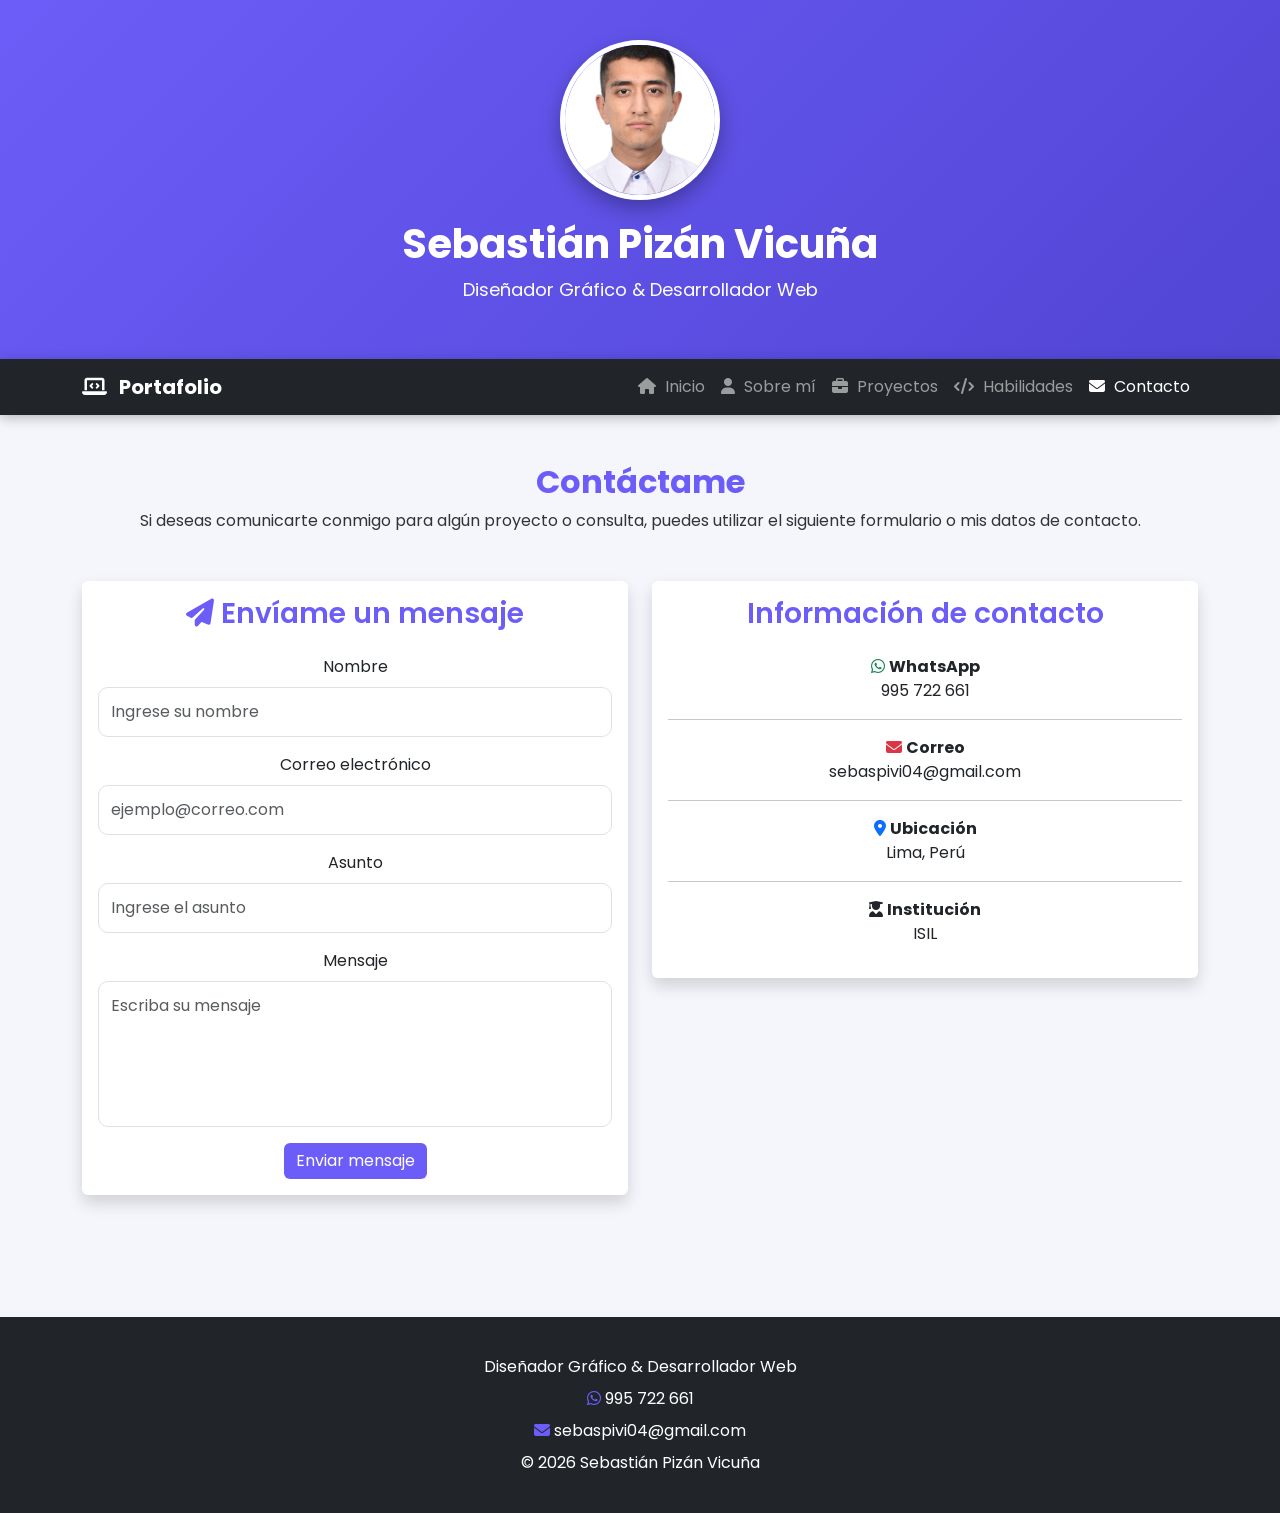
<file: contacto.html>
<!doctype html>
<html lang="es">
  <head>
    <meta charset="UTF-8" />
    <meta name="viewport" content="width=device-width, initial-scale=1.0" />

    <title>Contacto | Sebastián Pizán Vicuña</title>

    <!-- Bootstrap -->
    <link
      href="https://cdn.jsdelivr.net/npm/bootstrap@5.3.7/dist/css/bootstrap.min.css"
      rel="stylesheet"
    />

    <!-- Font Awesome -->
    <link
      rel="stylesheet"
      href="https://cdnjs.cloudflare.com/ajax/libs/font-awesome/6.7.2/css/all.min.css"
    />

    <!-- Google Fonts -->
    <link
      href="https://fonts.googleapis.com/css2?family=Poppins:wght@300;400;600;700&display=swap"
      rel="stylesheet"
    />

    <!-- AOS -->
    <link href="https://unpkg.com/aos@2.3.4/dist/aos.css" rel="stylesheet" />

    <!-- CSS -->
    <link rel="stylesheet" href="css/styles.css" />
  </head>

  <body>
    <header>
      <img src="img/cv.jpg" alt="Foto de Sebastián" class="foto-perfil" />

      <h1 id="titulo-principal">Sebastián Pizán Vicuña</h1>

      <p>Diseñador Gráfico & Desarrollador Web</p>
    </header>

    <nav class="navbar navbar-expand-lg navbar-dark bg-dark sticky-top">
      <div class="container">
        <a class="navbar-brand" href="index.html">
          <i class="fa-solid fa-laptop-code"></i> Portafolio
        </a>

        <button
          class="navbar-toggler"
          type="button"
          data-bs-toggle="collapse"
          data-bs-target="#menu"
        >
          <span class="navbar-toggler-icon"></span>
        </button>

        <div class="collapse navbar-collapse" id="menu">
          <ul class="navbar-nav ms-auto">
            <li class="nav-item">
              <a class="nav-link" href="index.html">
                <i class="fa-solid fa-house"></i> Inicio
              </a>
            </li>

            <li class="nav-item">
              <a class="nav-link" href="sobre_mi.html">
                <i class="fa-solid fa-user"></i> Sobre mí
              </a>
            </li>

            <li class="nav-item">
              <a class="nav-link" href="proyectos.html">
                <i class="fa-solid fa-briefcase"></i> Proyectos
              </a>
            </li>

            <li class="nav-item">
              <a class="nav-link" href="habilidades.html">
                <i class="fa-solid fa-code"></i> Habilidades
              </a>
            </li>

            <li class="nav-item">
              <a class="nav-link active" href="contacto.html">
                <i class="fa-solid fa-envelope"></i> Contacto
              </a>
            </li>
          </ul>
        </div>
      </div>
    </nav>

    <main>
      <section class="container py-5">
        <div class="text-center mb-5" data-aos="fade-down">
          <h2>Contáctame</h2>

          <p>
            Si deseas comunicarte conmigo para algún proyecto o consulta, puedes
            utilizar el siguiente formulario o mis datos de contacto.
          </p>
        </div>

        <div class="row">
          <div class="col-lg-6 mb-4" data-aos="fade-right">
            <div class="card shadow">
              <div class="card-body">
                <h3 class="mb-4">
                  <i class="fa-solid fa-paper-plane"></i>

                  Envíame un mensaje
                </h3>

                <form>
                  <div class="mb-3">
                    <label class="form-label"> Nombre </label>

                    <input
                      type="text"
                      class="form-control"
                      placeholder="Ingrese su nombre"
                    />
                  </div>

                  <div class="mb-3">
                    <label class="form-label"> Correo electrónico </label>

                    <input
                      type="email"
                      class="form-control"
                      placeholder="ejemplo@correo.com"
                    />
                  </div>

                  <div class="mb-3">
                    <label class="form-label"> Asunto </label>

                    <input
                      type="text"
                      class="form-control"
                      placeholder="Ingrese el asunto"
                    />
                  </div>

                  <div class="mb-3">
                    <label class="form-label"> Mensaje </label>

                    <textarea
                      class="form-control"
                      rows="5"
                      placeholder="Escriba su mensaje"
                    ></textarea>
                  </div>

                  <button type="submit" class="btn btn-primary">
                    Enviar mensaje
                  </button>
                </form>
              </div>
            </div>
          </div>

          <div class="col-lg-6" data-aos="fade-left">
            <div class="card shadow">
              <div class="card-body">
                <h3 class="mb-4">Información de contacto</h3>

                <p>
                  <i class="fa-brands fa-whatsapp text-success"></i>

                  <strong> WhatsApp</strong>

                  <br />

                  995 722 661
                </p>

                <hr />

                <p>
                  <i class="fa-solid fa-envelope text-danger"></i>

                  <strong> Correo</strong>

                  <br />

                  sebaspivi04@gmail.com
                </p>

                <hr />

                <p>
                  <i class="fa-solid fa-location-dot text-primary"></i>

                  <strong> Ubicación</strong>

                  <br />

                  Lima, Perú
                </p>

                <hr />

                <p>
                  <i class="fa-solid fa-user-graduate"></i>

                  <strong> Institución</strong>

                  <br />

                  ISIL
                </p>
              </div>
            </div>
          </div>
        </div>
      </section>
    </main>

    <footer>
      <p>Diseñador Gráfico & Desarrollador Web</p>

      <p>
        <i class="fa-brands fa-whatsapp"></i>

        995 722 661
      </p>

      <p>
        <i class="fa-solid fa-envelope"></i>

        sebaspivi04@gmail.com
      </p>

      <p>© 2026 Sebastián Pizán Vicuña</p>
    </footer>

    <script src="https://cdn.jsdelivr.net/npm/bootstrap@5.3.7/dist/js/bootstrap.bundle.min.js"></script>

    <script src="https://unpkg.com/aos@2.3.4/dist/aos.js"></script>

    <script>
      AOS.init({
        duration: 1000,
        once: true,
      });
    </script>
  </body>
</html>
</file>
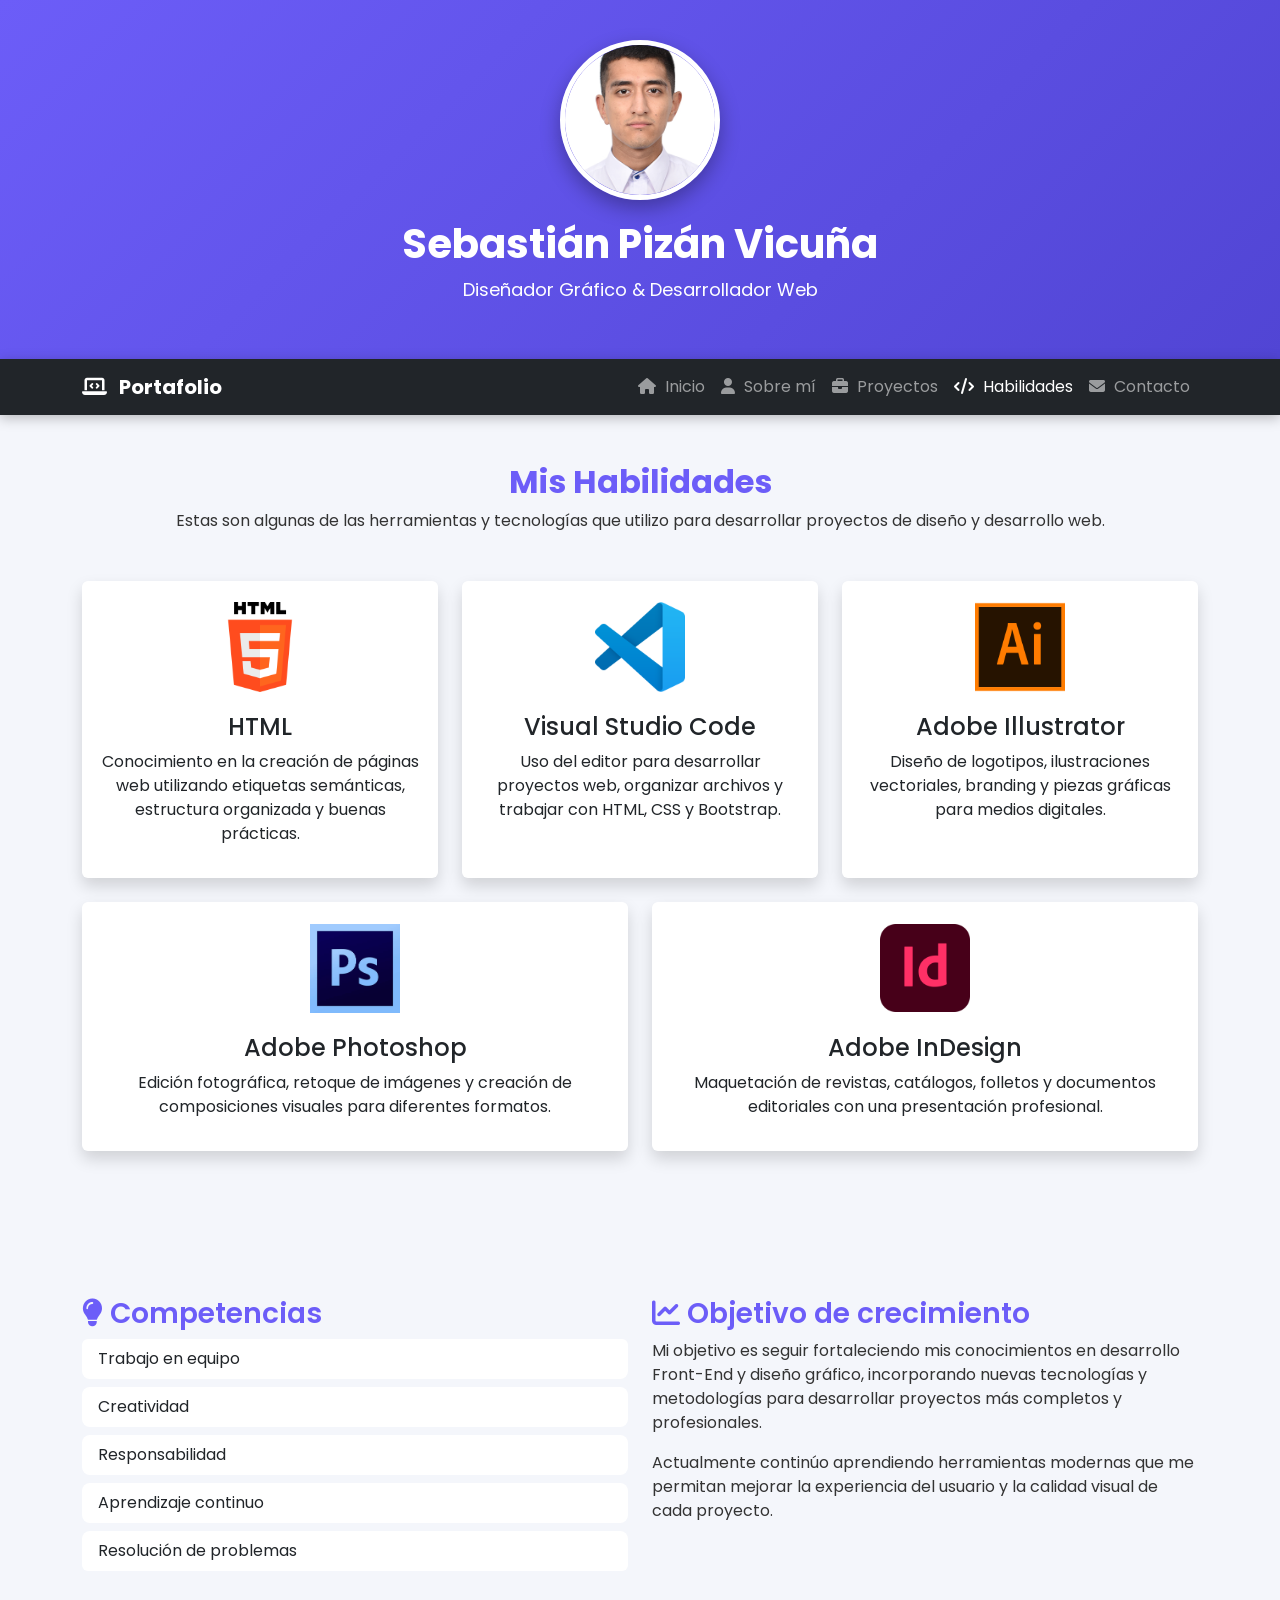
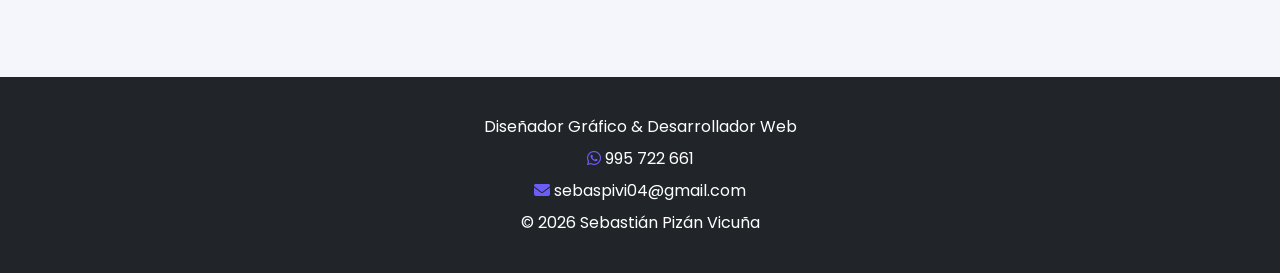
<file: habilidades.html>
<!doctype html>
<html lang="es">
  <head>
    <meta charset="UTF-8" />
    <meta name="viewport" content="width=device-width, initial-scale=1.0" />

    <title>Habilidades | Sebastián Pizán Vicuña</title>

    <!-- Bootstrap -->
    <link
      href="https://cdn.jsdelivr.net/npm/bootstrap@5.3.7/dist/css/bootstrap.min.css"
      rel="stylesheet"
    />

    <!-- Font Awesome -->
    <link
      rel="stylesheet"
      href="https://cdnjs.cloudflare.com/ajax/libs/font-awesome/6.7.2/css/all.min.css"
    />

    <!-- Google Fonts -->
    <link
      href="https://fonts.googleapis.com/css2?family=Poppins:wght@300;400;600;700&display=swap"
      rel="stylesheet"
    />

    <!-- AOS -->
    <link href="https://unpkg.com/aos@2.3.4/dist/aos.css" rel="stylesheet" />

    <!-- CSS -->
    <link rel="stylesheet" href="css/styles.css" />
  </head>

  <body>
    <header>
      <img src="img/cv.jpg" alt="Foto de Sebastián" class="foto-perfil" />

      <h1 id="titulo-principal">Sebastián Pizán Vicuña</h1>

      <p>Diseñador Gráfico & Desarrollador Web</p>
    </header>

    <nav class="navbar navbar-expand-lg navbar-dark bg-dark sticky-top">
      <div class="container">
        <a class="navbar-brand" href="index.html">
          <i class="fa-solid fa-laptop-code"></i> Portafolio
        </a>

        <button
          class="navbar-toggler"
          type="button"
          data-bs-toggle="collapse"
          data-bs-target="#menu"
        >
          <span class="navbar-toggler-icon"></span>
        </button>

        <div class="collapse navbar-collapse" id="menu">
          <ul class="navbar-nav ms-auto">
            <li class="nav-item">
              <a class="nav-link" href="index.html">
                <i class="fa-solid fa-house"></i> Inicio
              </a>
            </li>

            <li class="nav-item">
              <a class="nav-link" href="sobre_mi.html">
                <i class="fa-solid fa-user"></i> Sobre mí
              </a>
            </li>

            <li class="nav-item">
              <a class="nav-link" href="proyectos.html">
                <i class="fa-solid fa-briefcase"></i> Proyectos
              </a>
            </li>

            <li class="nav-item">
              <a class="nav-link active" href="habilidades.html">
                <i class="fa-solid fa-code"></i> Habilidades
              </a>
            </li>

            <li class="nav-item">
              <a class="nav-link" href="contacto.html">
                <i class="fa-solid fa-envelope"></i> Contacto
              </a>
            </li>
          </ul>
        </div>
      </div>
    </nav>

    <main>
      <section class="container py-5">
        <div class="text-center mb-5" data-aos="fade-down">
          <h2>Mis Habilidades</h2>

          <p>
            Estas son algunas de las herramientas y tecnologías que utilizo para
            desarrollar proyectos de diseño y desarrollo web.
          </p>
        </div>

        <div class="row g-4">
          <!-- HTML -->

          <div class="col-md-6 col-lg-4" data-aos="zoom-in">
            <div class="card h-100 shadow text-center">
              <div class="card-body">
                <img
                  src="img/HTML.png"
                  class="img-fluid mb-3"
                  style="width: 90px"
                />

                <h4>HTML</h4>

                <p>
                  Conocimiento en la creación de páginas web utilizando
                  etiquetas semánticas, estructura organizada y buenas
                  prácticas.
                </p>
              </div>
            </div>
          </div>

          <!-- VS -->

          <div
            class="col-md-6 col-lg-4"
            data-aos="zoom-in"
            data-aos-delay="100"
          >
            <div class="card h-100 shadow text-center">
              <div class="card-body">
                <img
                  src="img/v.png"
                  class="img-fluid mb-3"
                  style="width: 90px"
                />

                <h4>Visual Studio Code</h4>

                <p>
                  Uso del editor para desarrollar proyectos web, organizar
                  archivos y trabajar con HTML, CSS y Bootstrap.
                </p>
              </div>
            </div>
          </div>

          <!-- Illustrator -->

          <div
            class="col-md-6 col-lg-4"
            data-aos="zoom-in"
            data-aos-delay="200"
          >
            <div class="card h-100 shadow text-center">
              <div class="card-body">
                <img
                  src="img/ai.webp"
                  class="img-fluid mb-3"
                  style="width: 90px"
                />

                <h4>Adobe Illustrator</h4>

                <p>
                  Diseño de logotipos, ilustraciones vectoriales, branding y
                  piezas gráficas para medios digitales.
                </p>
              </div>
            </div>
          </div>

          <!-- Photoshop -->

          <div class="col-md-6 col-lg-6" data-aos="zoom-in">
            <div class="card h-100 shadow text-center">
              <div class="card-body">
                <img
                  src="img/ps.jfif"
                  class="img-fluid mb-3"
                  style="width: 90px"
                />

                <h4>Adobe Photoshop</h4>

                <p>
                  Edición fotográfica, retoque de imágenes y creación de
                  composiciones visuales para diferentes formatos.
                </p>
              </div>
            </div>
          </div>

          <!-- InDesign -->

          <div
            class="col-md-6 col-lg-6"
            data-aos="zoom-in"
            data-aos-delay="100"
          >
            <div class="card h-100 shadow text-center">
              <div class="card-body">
                <img
                  src="img/id.png"
                  class="img-fluid mb-3"
                  style="width: 90px"
                />

                <h4>Adobe InDesign</h4>

                <p>
                  Maquetación de revistas, catálogos, folletos y documentos
                  editoriales con una presentación profesional.
                </p>
              </div>
            </div>
          </div>
        </div>
      </section>

      <section class="container py-5">
        <div class="row">
          <div class="col-lg-6" data-aos="fade-right">
            <h3>
              <i class="fa-solid fa-lightbulb"></i>

              Competencias
            </h3>

            <ul class="list-group">
              <li class="list-group-item">Trabajo en equipo</li>

              <li class="list-group-item">Creatividad</li>

              <li class="list-group-item">Responsabilidad</li>

              <li class="list-group-item">Aprendizaje continuo</li>

              <li class="list-group-item">Resolución de problemas</li>
            </ul>
          </div>

          <div class="col-lg-6" data-aos="fade-left">
            <h3>
              <i class="fa-solid fa-chart-line"></i>

              Objetivo de crecimiento
            </h3>

            <p>
              Mi objetivo es seguir fortaleciendo mis conocimientos en
              desarrollo Front-End y diseño gráfico, incorporando nuevas
              tecnologías y metodologías para desarrollar proyectos más
              completos y profesionales.
            </p>

            <p>
              Actualmente continúo aprendiendo herramientas modernas que me
              permitan mejorar la experiencia del usuario y la calidad visual de
              cada proyecto.
            </p>
          </div>
        </div>
      </section>
    </main>

    <footer>
      <p>Diseñador Gráfico & Desarrollador Web</p>

      <p>
        <i class="fa-brands fa-whatsapp"></i>

        995 722 661
      </p>

      <p>
        <i class="fa-solid fa-envelope"></i>

        sebaspivi04@gmail.com
      </p>

      <p>© 2026 Sebastián Pizán Vicuña</p>
    </footer>

    <script src="https://cdn.jsdelivr.net/npm/bootstrap@5.3.7/dist/js/bootstrap.bundle.min.js"></script>

    <script src="https://unpkg.com/aos@2.3.4/dist/aos.js"></script>

    <script>
      AOS.init({
        duration: 1000,
        once: true,
      });
    </script>
  </body>
</html>
</file>
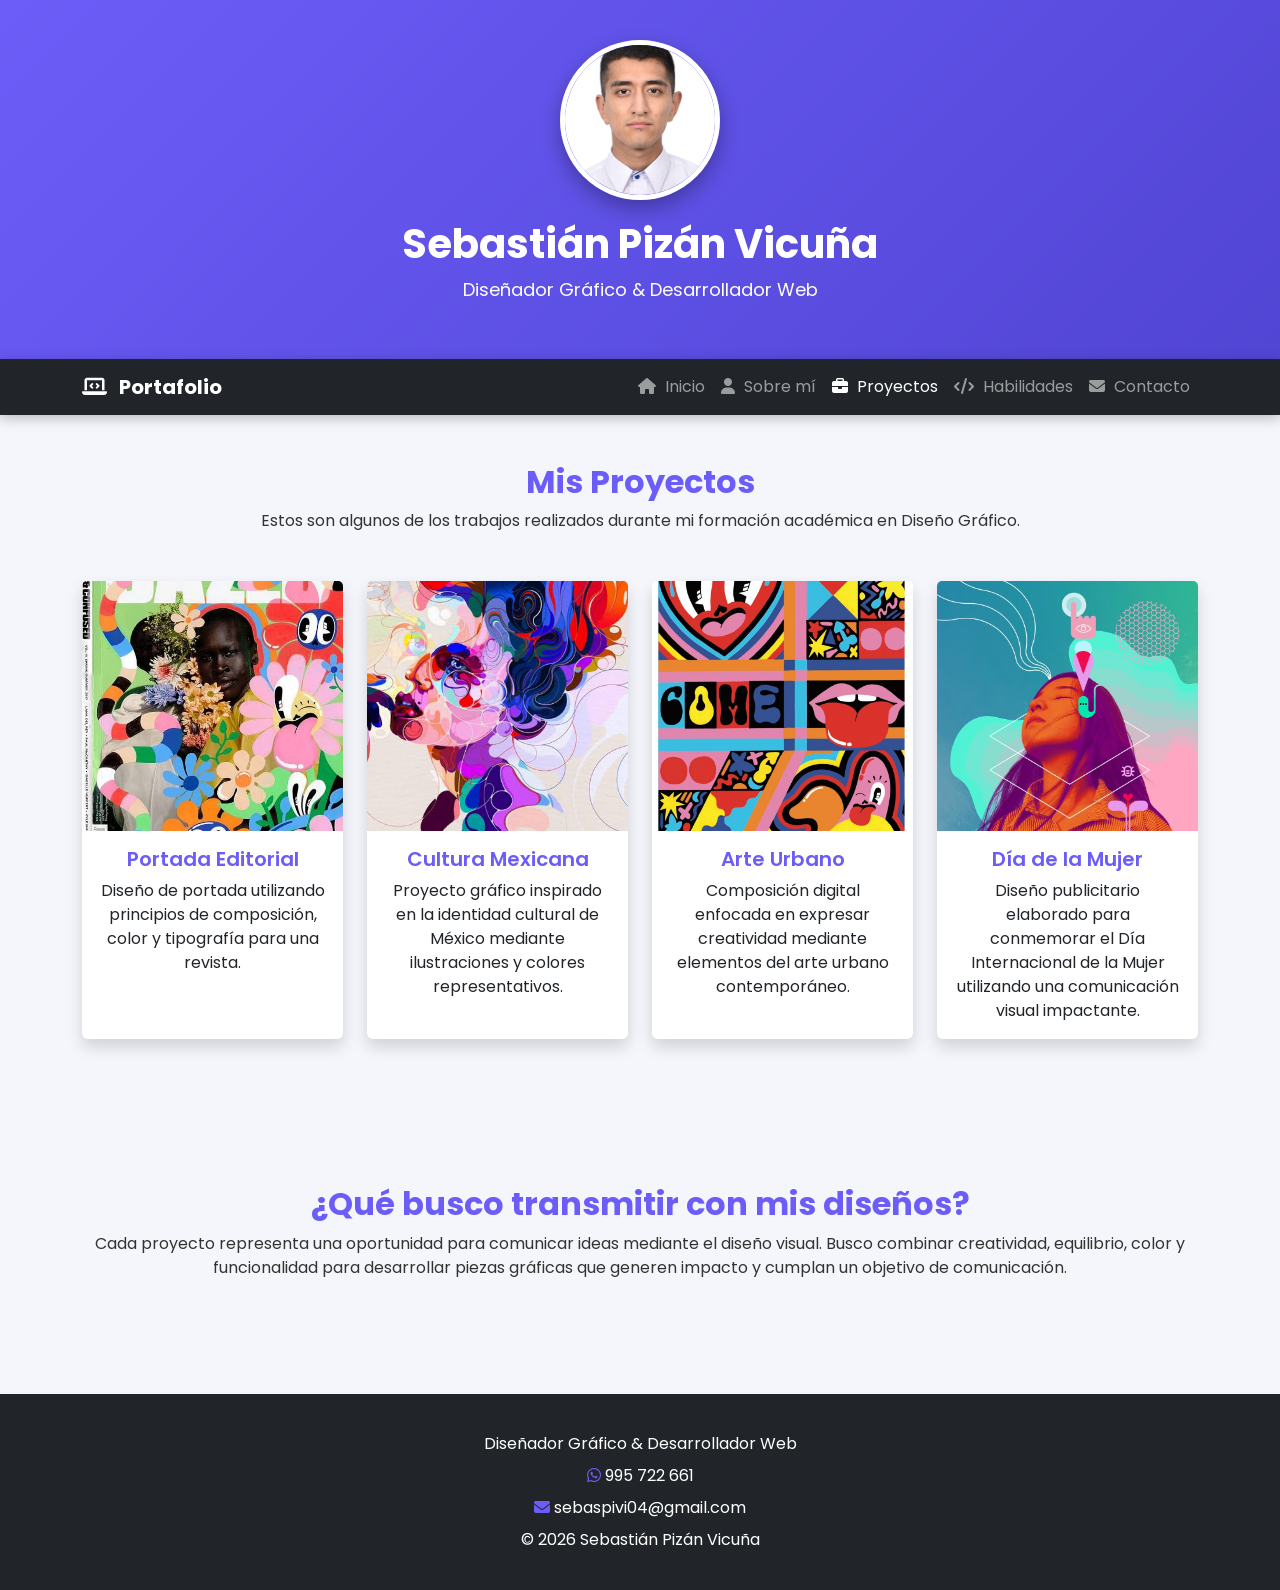
<file: proyectos.html>
<!doctype html>
<html lang="es">
  <head>
    <meta charset="UTF-8" />
    <meta name="viewport" content="width=device-width, initial-scale=1.0" />

    <title>Proyectos | Sebastián Pizán Vicuña</title>

    <!-- Bootstrap -->
    <link
      href="https://cdn.jsdelivr.net/npm/bootstrap@5.3.7/dist/css/bootstrap.min.css"
      rel="stylesheet"
    />

    <!-- Font Awesome -->
    <link
      rel="stylesheet"
      href="https://cdnjs.cloudflare.com/ajax/libs/font-awesome/6.7.2/css/all.min.css"
    />

    <!-- Google Fonts -->
    <link
      href="https://fonts.googleapis.com/css2?family=Poppins:wght@300;400;600;700&display=swap"
      rel="stylesheet"
    />

    <!-- AOS -->
    <link href="https://unpkg.com/aos@2.3.4/dist/aos.css" rel="stylesheet" />

    <link rel="stylesheet" href="css/styles.css" />
  </head>

  <body>
    <header>
      <img src="img/cv.jpg" alt="Foto de Sebastián" class="foto-perfil" />

      <h1 id="titulo-principal">Sebastián Pizán Vicuña</h1>

      <p>Diseñador Gráfico & Desarrollador Web</p>
    </header>

    <nav class="navbar navbar-expand-lg navbar-dark bg-dark sticky-top">
      <div class="container">
        <a class="navbar-brand" href="index.html">
          <i class="fa-solid fa-laptop-code"></i> Portafolio
        </a>

        <button
          class="navbar-toggler"
          type="button"
          data-bs-toggle="collapse"
          data-bs-target="#menu"
        >
          <span class="navbar-toggler-icon"></span>
        </button>

        <div class="collapse navbar-collapse" id="menu">
          <ul class="navbar-nav ms-auto">
            <li class="nav-item">
              <a class="nav-link" href="index.html">
                <i class="fa-solid fa-house"></i> Inicio
              </a>
            </li>

            <li class="nav-item">
              <a class="nav-link" href="sobre_mi.html">
                <i class="fa-solid fa-user"></i> Sobre mí
              </a>
            </li>

            <li class="nav-item">
              <a class="nav-link active" href="proyectos.html">
                <i class="fa-solid fa-briefcase"></i> Proyectos
              </a>
            </li>

            <li class="nav-item">
              <a class="nav-link" href="habilidades.html">
                <i class="fa-solid fa-code"></i> Habilidades
              </a>
            </li>

            <li class="nav-item">
              <a class="nav-link" href="contacto.html">
                <i class="fa-solid fa-envelope"></i> Contacto
              </a>
            </li>
          </ul>
        </div>
      </div>
    </nav>

    <main>
      <section class="container py-5">
        <div class="text-center mb-5" data-aos="fade-down">
          <h2>Mis Proyectos</h2>

          <p>
            Estos son algunos de los trabajos realizados durante mi formación
            académica en Diseño Gráfico.
          </p>
        </div>

        <div class="row g-4">
          <div class="col-md-6 col-lg-3" data-aos="zoom-in">
            <div class="card h-100 shadow">
              <img src="img/1.jfif" class="card-img-top" alt="Portada" />

              <div class="card-body">
                <h5 class="card-title">Portada Editorial</h5>

                <p class="card-text">
                  Diseño de portada utilizando principios de composición, color
                  y tipografía para una revista.
                </p>
              </div>
            </div>
          </div>

          <div
            class="col-md-6 col-lg-3"
            data-aos="zoom-in"
            data-aos-delay="100"
          >
            <div class="card h-100 shadow">
              <img
                src="img/2.jfif"
                class="card-img-top"
                alt="Cultura Mexicana"
              />

              <div class="card-body">
                <h5 class="card-title">Cultura Mexicana</h5>

                <p class="card-text">
                  Proyecto gráfico inspirado en la identidad cultural de México
                  mediante ilustraciones y colores representativos.
                </p>
              </div>
            </div>
          </div>

          <div
            class="col-md-6 col-lg-3"
            data-aos="zoom-in"
            data-aos-delay="200"
          >
            <div class="card h-100 shadow">
              <img src="img/3.jpg" class="card-img-top" alt="Arte Urbano" />

              <div class="card-body">
                <h5 class="card-title">Arte Urbano</h5>

                <p class="card-text">
                  Composición digital enfocada en expresar creatividad mediante
                  elementos del arte urbano contemporáneo.
                </p>
              </div>
            </div>
          </div>

          <div
            class="col-md-6 col-lg-3"
            data-aos="zoom-in"
            data-aos-delay="300"
          >
            <div class="card h-100 shadow">
              <img
                src="img/4.avif"
                class="card-img-top"
                alt="Día Internacional de la Mujer"
              />

              <div class="card-body">
                <h5 class="card-title">Día de la Mujer</h5>

                <p class="card-text">
                  Diseño publicitario elaborado para conmemorar el Día
                  Internacional de la Mujer utilizando una comunicación visual
                  impactante.
                </p>
              </div>
            </div>
          </div>
        </div>
      </section>

      <section class="container py-5">
        <div class="row">
          <div class="col-lg-12 text-center" data-aos="fade-up">
            <h2>¿Qué busco transmitir con mis diseños?</h2>

            <p>
              Cada proyecto representa una oportunidad para comunicar ideas
              mediante el diseño visual. Busco combinar creatividad, equilibrio,
              color y funcionalidad para desarrollar piezas gráficas que generen
              impacto y cumplan un objetivo de comunicación.
            </p>
          </div>
        </div>
      </section>
    </main>

    <footer>
      <p>Diseñador Gráfico & Desarrollador Web</p>

      <p>
        <i class="fa-brands fa-whatsapp"></i>

        995 722 661
      </p>

      <p>
        <i class="fa-solid fa-envelope"></i>

        sebaspivi04@gmail.com
      </p>

      <p>© 2026 Sebastián Pizán Vicuña</p>
    </footer>

    <script src="https://cdn.jsdelivr.net/npm/bootstrap@5.3.7/dist/js/bootstrap.bundle.min.js"></script>

    <script src="https://unpkg.com/aos@2.3.4/dist/aos.js"></script>

    <script>
      AOS.init({
        duration: 1000,
        once: true,
      });
    </script>
  </body>
</html>
</file>
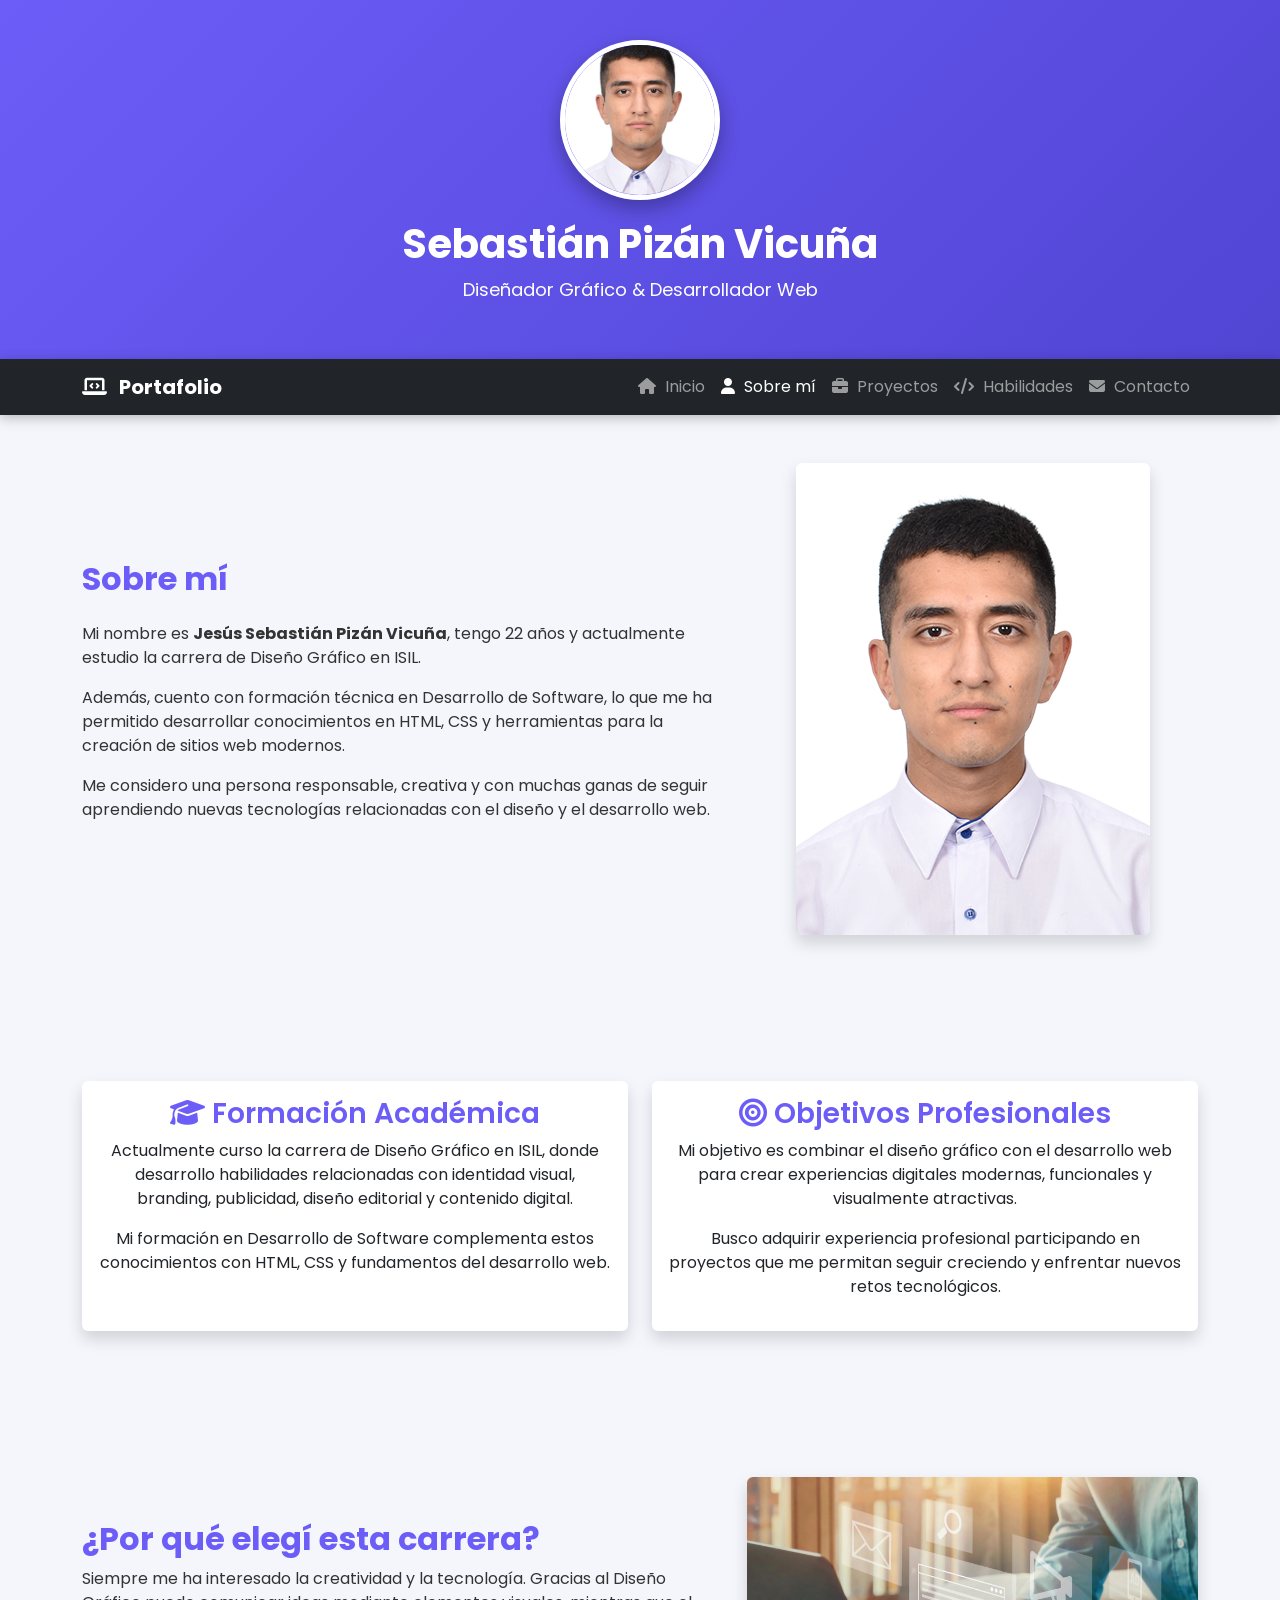
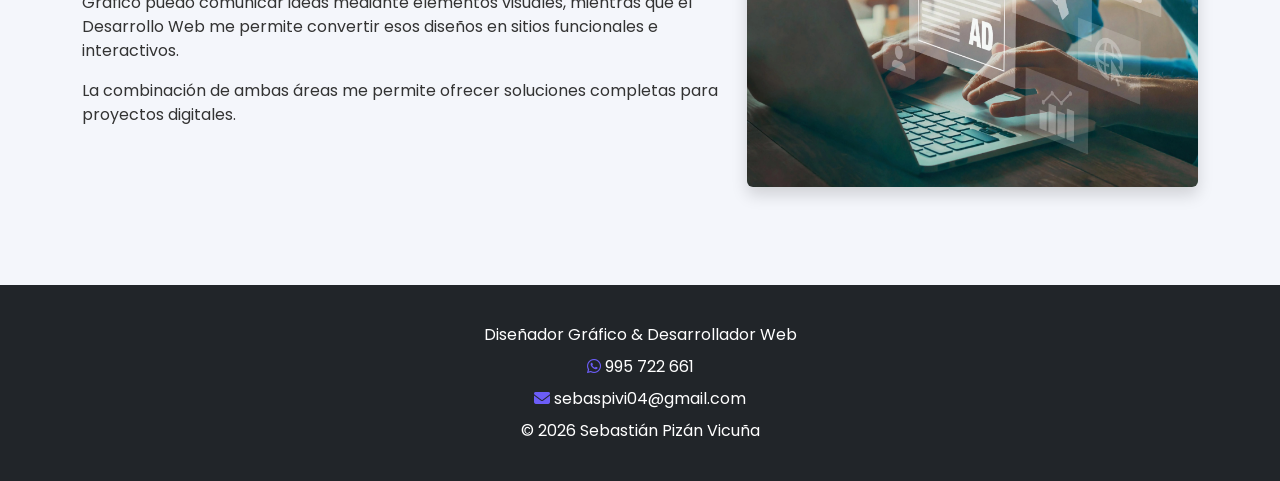
<file: sobre_mi.html>
<!doctype html>
<html lang="es">
  <head>
    <meta charset="UTF-8" />
    <meta name="viewport" content="width=device-width, initial-scale=1.0" />

    <title>Sobre mí | Sebastián Pizán Vicuña</title>

    <!-- Bootstrap -->
    <link
      href="https://cdn.jsdelivr.net/npm/bootstrap@5.3.7/dist/css/bootstrap.min.css"
      rel="stylesheet"
    />

    <!-- Font Awesome -->
    <link
      rel="stylesheet"
      href="https://cdnjs.cloudflare.com/ajax/libs/font-awesome/6.7.2/css/all.min.css"
    />

    <!-- Google Fonts -->
    <link
      href="https://fonts.googleapis.com/css2?family=Poppins:wght@300;400;600;700&display=swap"
      rel="stylesheet"
    />

    <!-- AOS -->
    <link href="https://unpkg.com/aos@2.3.4/dist/aos.css" rel="stylesheet" />

    <!-- CSS -->
    <link rel="stylesheet" href="css/styles.css" />
  </head>

  <body>
    <header>
      <img src="img/cv.jpg" alt="Foto de Sebastián" class="foto-perfil" />

      <h1 id="titulo-principal">Sebastián Pizán Vicuña</h1>

      <p>Diseñador Gráfico & Desarrollador Web</p>
    </header>

    <nav class="navbar navbar-expand-lg navbar-dark bg-dark sticky-top">
      <div class="container">
        <a class="navbar-brand" href="index.html">
          <i class="fa-solid fa-laptop-code"></i> Portafolio
        </a>

        <button
          class="navbar-toggler"
          type="button"
          data-bs-toggle="collapse"
          data-bs-target="#menu"
        >
          <span class="navbar-toggler-icon"></span>
        </button>

        <div class="collapse navbar-collapse" id="menu">
          <ul class="navbar-nav ms-auto">
            <li class="nav-item">
              <a class="nav-link" href="index.html">
                <i class="fa-solid fa-house"></i> Inicio
              </a>
            </li>

            <li class="nav-item">
              <a class="nav-link active" href="sobre_mi.html">
                <i class="fa-solid fa-user"></i> Sobre mí
              </a>
            </li>

            <li class="nav-item">
              <a class="nav-link" href="proyectos.html">
                <i class="fa-solid fa-briefcase"></i> Proyectos
              </a>
            </li>

            <li class="nav-item">
              <a class="nav-link" href="habilidades.html">
                <i class="fa-solid fa-code"></i> Habilidades
              </a>
            </li>

            <li class="nav-item">
              <a class="nav-link" href="contacto.html">
                <i class="fa-solid fa-envelope"></i> Contacto
              </a>
            </li>
          </ul>
        </div>
      </div>
    </nav>

    <main>
      <section class="container py-5">
        <div class="row align-items-center">
          <div class="col-lg-7" data-aos="fade-right">
            <h2 class="mb-4">Sobre mí</h2>

            <p>
              Mi nombre es <strong>Jesús Sebastián Pizán Vicuña</strong>, tengo
              22 años y actualmente estudio la carrera de Diseño Gráfico en
              ISIL.
            </p>

            <p>
              Además, cuento con formación técnica en Desarrollo de Software, lo
              que me ha permitido desarrollar conocimientos en HTML, CSS y
              herramientas para la creación de sitios web modernos.
            </p>

            <p>
              Me considero una persona responsable, creativa y con muchas ganas
              de seguir aprendiendo nuevas tecnologías relacionadas con el
              diseño y el desarrollo web.
            </p>
          </div>

          <div class="col-lg-5 text-center" data-aos="fade-left">
            <img
              src="img/cv.jpg"
              class="img-fluid rounded shadow"
              alt="Sebastián"
            />
          </div>
        </div>
      </section>

      <section class="container py-5">
        <div class="row">
          <div class="col-md-6" data-aos="zoom-in">
            <div class="card h-100 shadow">
              <div class="card-body">
                <h3>
                  <i class="fa-solid fa-graduation-cap"></i>

                  Formación Académica
                </h3>

                <p>
                  Actualmente curso la carrera de Diseño Gráfico en ISIL, donde
                  desarrollo habilidades relacionadas con identidad visual,
                  branding, publicidad, diseño editorial y contenido digital.
                </p>

                <p>
                  Mi formación en Desarrollo de Software complementa estos
                  conocimientos con HTML, CSS y fundamentos del desarrollo web.
                </p>
              </div>
            </div>
          </div>

          <div class="col-md-6" data-aos="zoom-in">
            <div class="card h-100 shadow">
              <div class="card-body">
                <h3>
                  <i class="fa-solid fa-bullseye"></i>

                  Objetivos Profesionales
                </h3>

                <p>
                  Mi objetivo es combinar el diseño gráfico con el desarrollo
                  web para crear experiencias digitales modernas, funcionales y
                  visualmente atractivas.
                </p>

                <p>
                  Busco adquirir experiencia profesional participando en
                  proyectos que me permitan seguir creciendo y enfrentar nuevos
                  retos tecnológicos.
                </p>
              </div>
            </div>
          </div>
        </div>
      </section>

      <section class="container py-5">
        <div class="row align-items-center">
          <div class="col-lg-7" data-aos="fade-right">
            <h2>¿Por qué elegí esta carrera?</h2>

            <p>
              Siempre me ha interesado la creatividad y la tecnología. Gracias
              al Diseño Gráfico puedo comunicar ideas mediante elementos
              visuales, mientras que el Desarrollo Web me permite convertir esos
              diseños en sitios funcionales e interactivos.
            </p>

            <p>
              La combinación de ambas áreas me permite ofrecer soluciones
              completas para proyectos digitales.
            </p>
          </div>

          <div class="col-lg-5 text-center" data-aos="fade-left">
            <img
              src="img/objetivos.webp"
              class="img-fluid rounded shadow"
              alt="Objetivos"
            />
          </div>
        </div>
      </section>
    </main>

    <footer>
      <p>Diseñador Gráfico & Desarrollador Web</p>

      <p>
        <i class="fa-brands fa-whatsapp"></i>

        995 722 661
      </p>

      <p>
        <i class="fa-solid fa-envelope"></i>

        sebaspivi04@gmail.com
      </p>

      <p>© 2026 Sebastián Pizán Vicuña</p>
    </footer>

    <script src="https://cdn.jsdelivr.net/npm/bootstrap@5.3.7/dist/js/bootstrap.bundle.min.js"></script>

    <script src="https://unpkg.com/aos@2.3.4/dist/aos.js"></script>

    <script>
      AOS.init({
        duration: 1000,
        once: true,
      });
    </script>
  </body>
</html>
</file>
<file: css/styles.css>
body {
  font-family: "Poppins", sans-serif;
  background-color: #f4f6fb;
  color: #333;
  margin: 0;
  padding: 0;
}

:root {
  --principal: #6c5df8;
  --oscuro: #212529;
  --claro: #ffffff;
  --gris: #f4f6fb;
}

header {
  background: linear-gradient(135deg, #6c5df8, #5145d4);

  color: white;

  text-align: center;

  padding: 40px 20px;
}

.foto-perfil {
  width: 160px;

  height: 160px;

  border-radius: 50%;

  border: 5px solid white;

  object-fit: cover;

  box-shadow: 0 8px 20px rgba(0, 0, 0, 0.3);
}

#titulo-principal {
  margin-top: 20px;

  font-weight: 700;
}

header p {
  font-size: 18px;
}

.navbar {
  box-shadow: 0 3px 12px rgba(0, 0, 0, 0.25);
}

.navbar-brand {
  font-weight: 700;
}

.navbar-brand i {
  margin-right: 8px;
}

.nav-link {
  transition: 0.3s;
}

.nav-link:hover {
  color: #6c5df8 !important;
}

.nav-link i {
  margin-right: 5px;
}

.inicio {
  padding: 70px 0;
}

.inicio h2 {
  font-size: 45px;

  font-weight: 700;

  color: #6c5df8;
}

.inicio p {
  font-size: 18px;

  line-height: 1.8;
}

.inicio img {
  max-height: 450px;

  object-fit: cover;
}

h2 {
  color: #6c5df8;

  font-weight: 700;
}

h3 {
  color: #6c5df8;

  font-weight: 600;
}

.card {
  border: none;

  transition: 0.35s;
}

.card img {
  object-fit: cover;

  height: 250px;
}

.card:hover {
  transform: translateY(-10px);

  box-shadow: 0 15px 35px rgba(0, 0, 0, 0.2);
}

.card-body {
  text-align: center;
}

.card-title {
  color: #6c5df8;

  font-weight: 600;
}

.btn-primary {
  background: #6c5df8;

  border: none;
}

.btn-primary:hover {
  background: #4d41d9;
}

.btn-light {
  font-weight: 600;
}

.col img {
  transition: 0.4s;
}

.col img:hover {
  transform: scale(1.15);
}

.list-group-item {
  border: none;

  margin-bottom: 8px;

  border-radius: 8px;
}

.form-control {
  border-radius: 10px;

  padding: 12px;
}

textarea {
  resize: none;
}

footer {
  background: #212529;

  color: white;

  text-align: center;

  padding: 30px 10px;

  margin-top: 40px;
}

footer p {
  margin: 8px;
}

footer i {
  color: #6c5df8;
}

img {
  max-width: 100%;
}

section {
  margin-bottom: 50px;
}

@media (max-width: 992px) {
  .inicio {
    text-align: center;
  }

  .inicio img {
    margin-top: 40px;
  }
}

@media (max-width: 768px) {
  #titulo-principal {
    font-size: 28px;
  }

  .inicio h2 {
    font-size: 35px;
  }

  header {
    padding: 30px 10px;
  }

  .foto-perfil {
    width: 130px;

    height: 130px;
  }

  .card img {
    height: 220px;
  }
}

@media (max-width: 576px) {
  .inicio h2 {
    font-size: 30px;
  }

  .card img {
    height: 200px;
  }
}

.card-body img{
    width: 100px;
    height: 100px;
    object-fit: contain;
}
</file>
